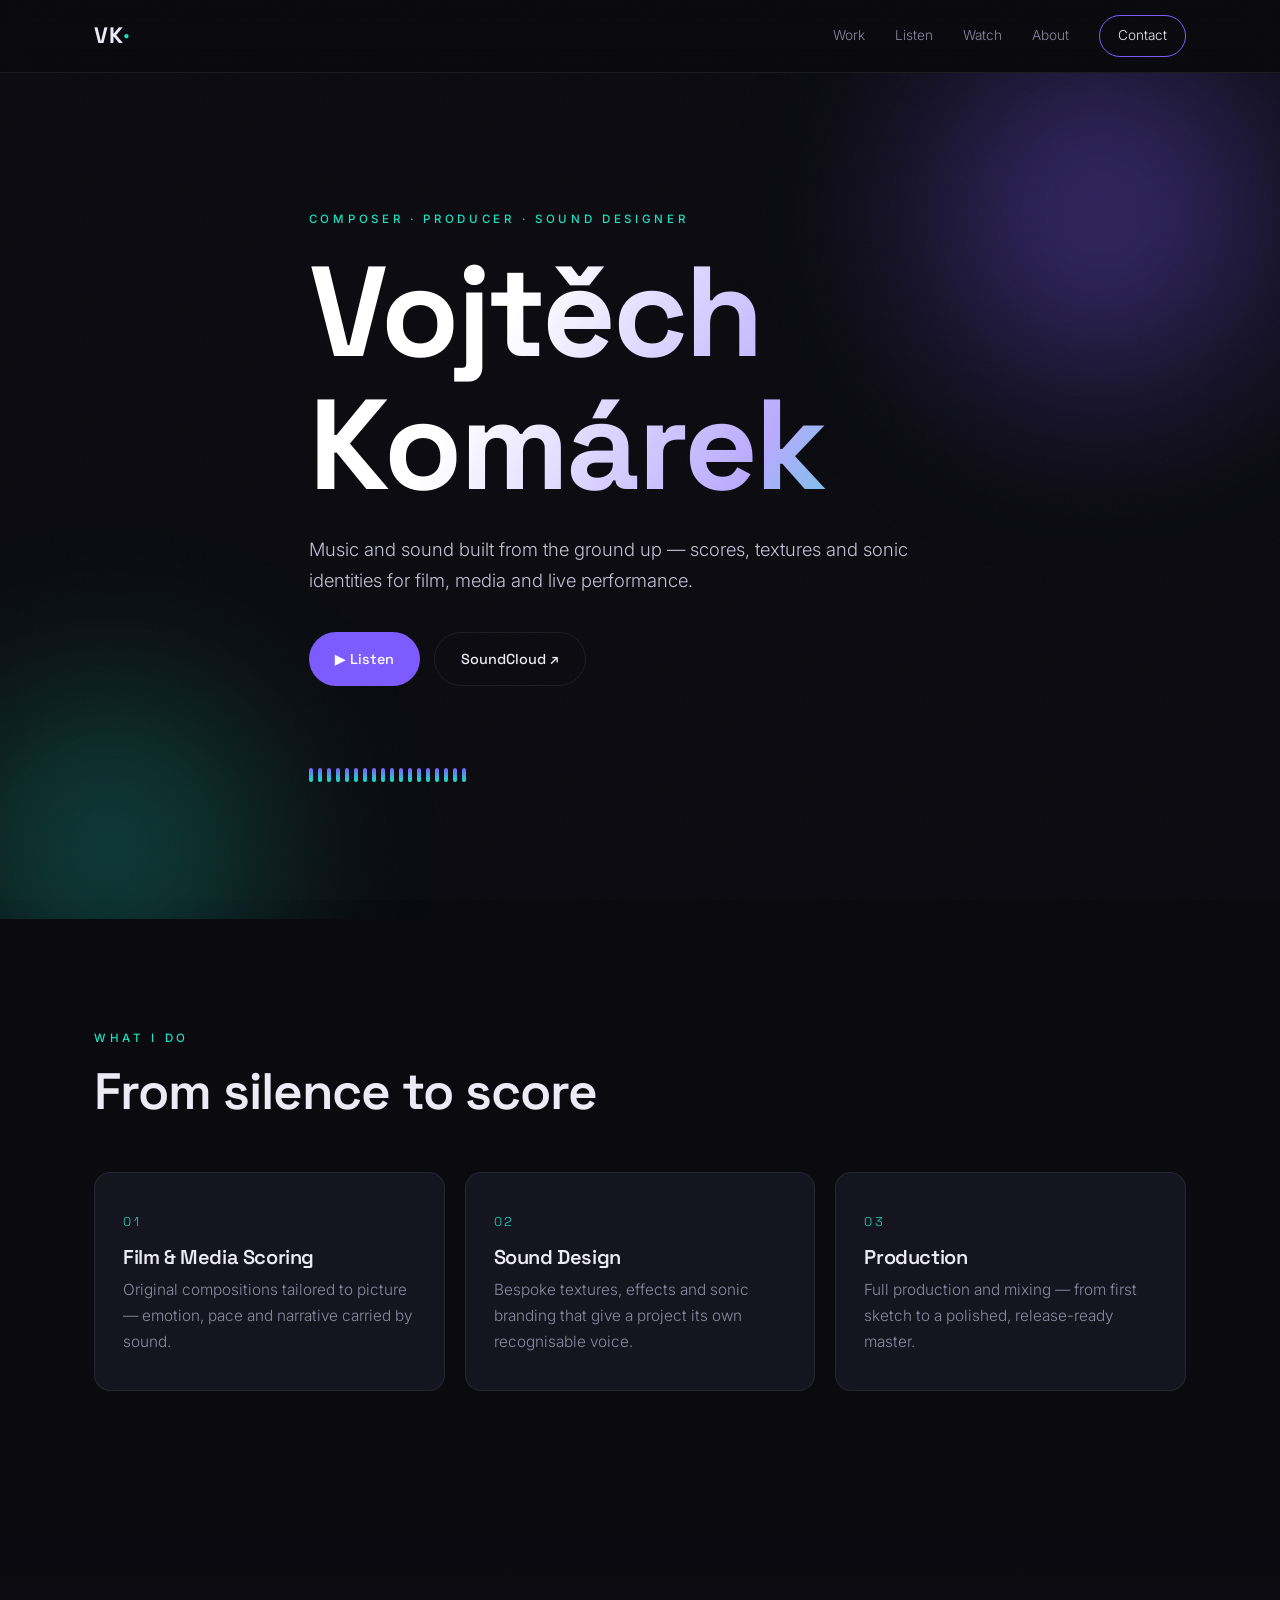
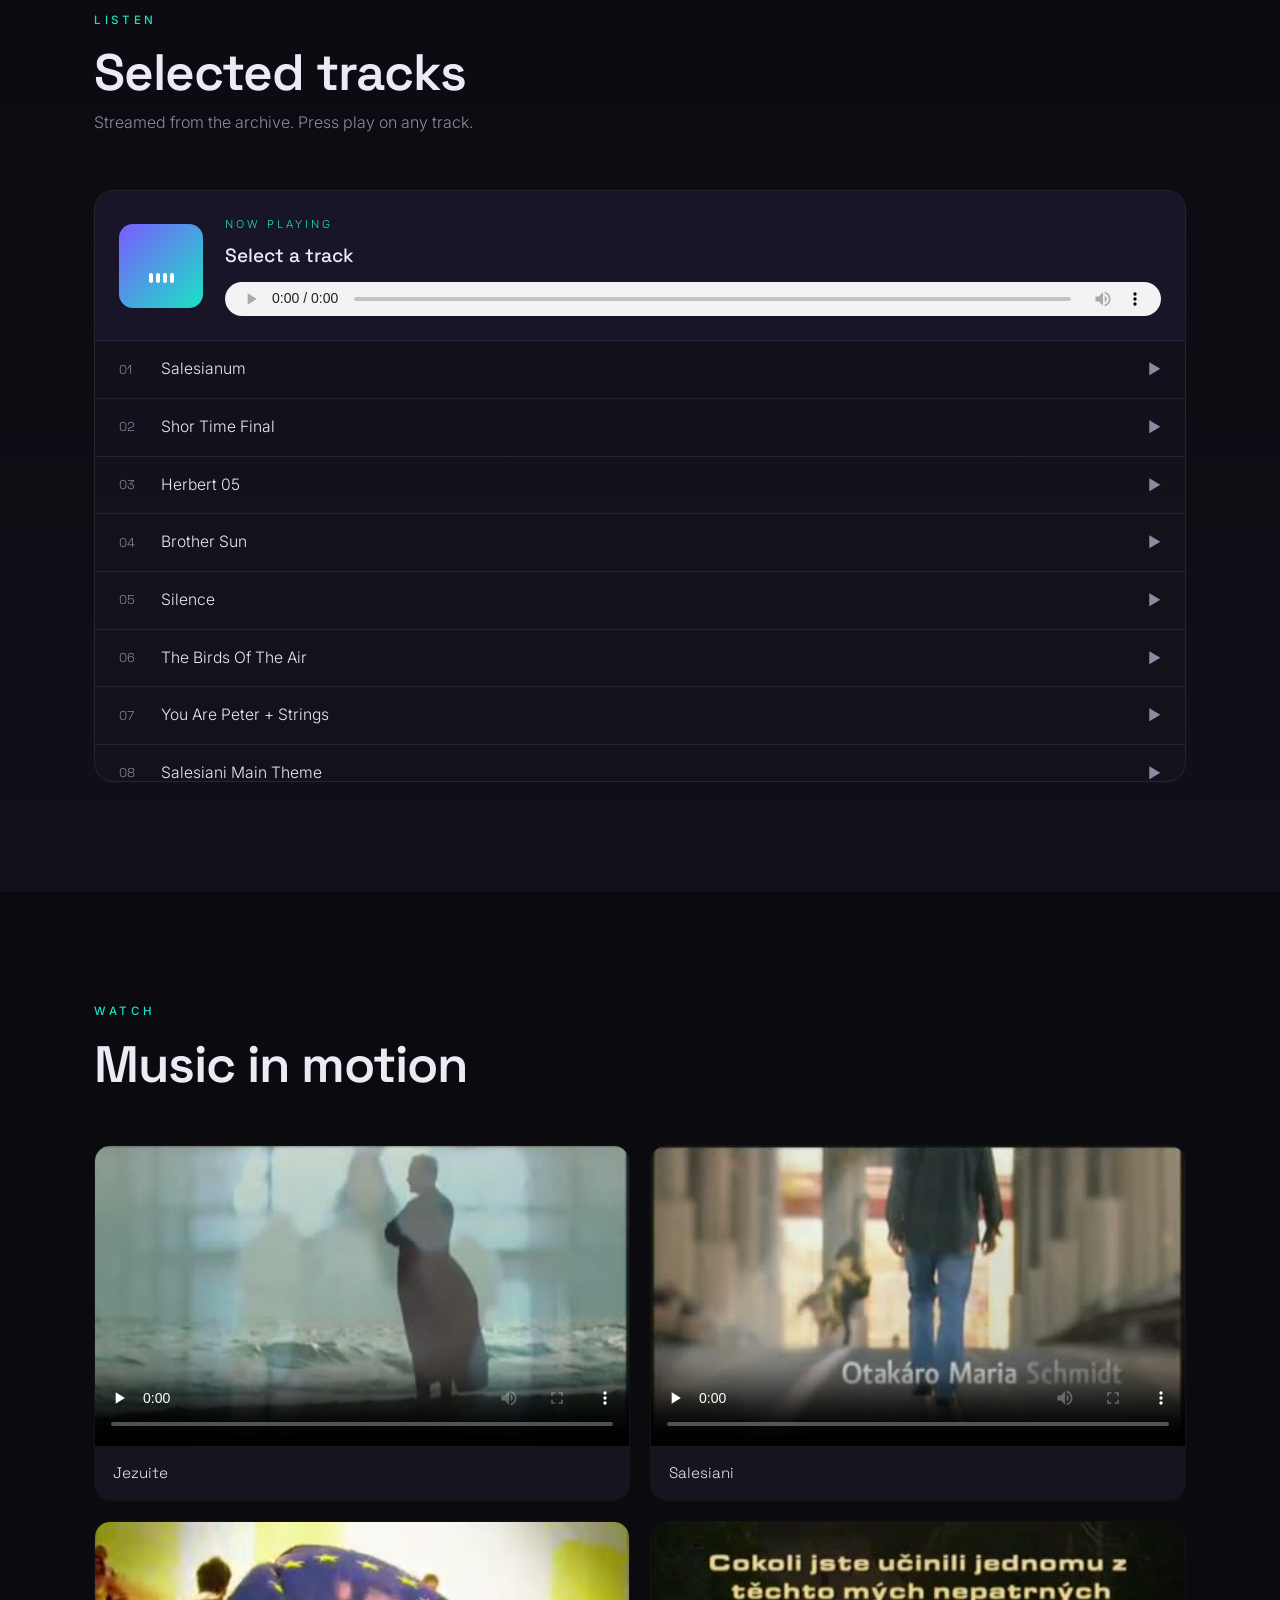
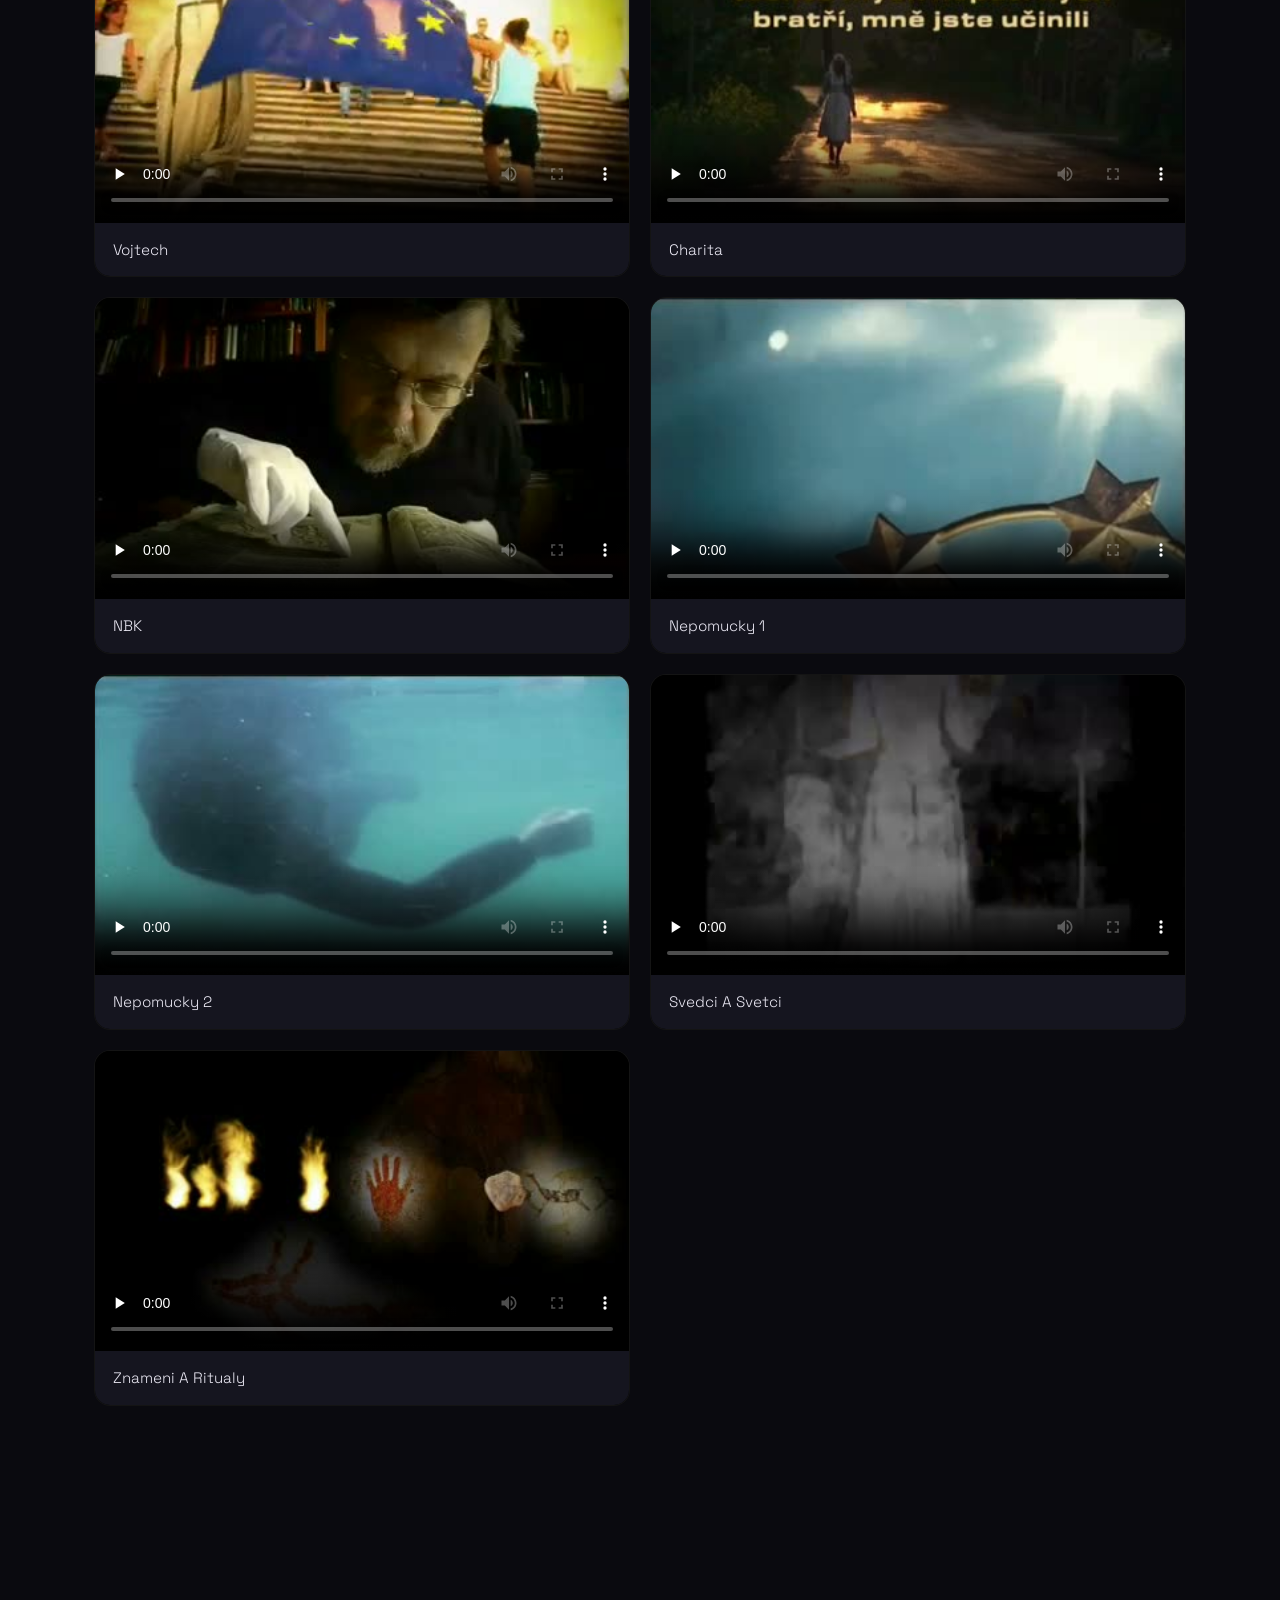
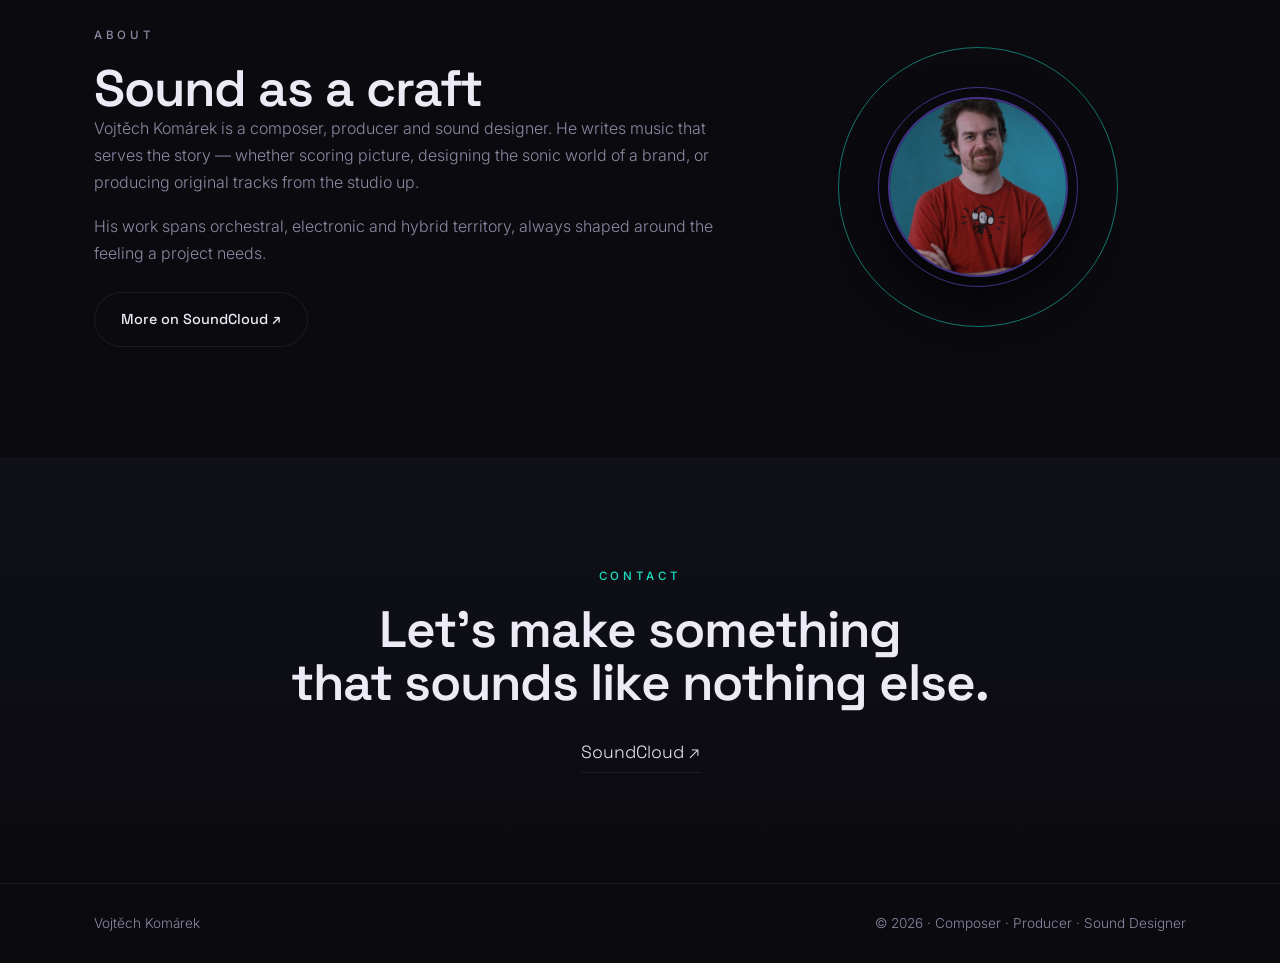
<file: index.html>
<!DOCTYPE html>
<html lang="en">
<head>
  <meta charset="utf-8">
  <meta name="viewport" content="width=device-width, initial-scale=1">
  <title>Vojtěch Komárek — Composer · Producer · Sound Designer</title>
  <meta name="description" content="Vojtěch Komárek — composer, producer and sound designer. Original music for film, media and live projects. Listen to selected tracks and watch featured work.">
  <meta name="author" content="Vojtěch Komárek">
  <meta name="robots" content="index, follow">
  <link rel="canonical" href="https://www.vkomarek.com/">
  <meta name="theme-color" content="#0a0a0f">

  <meta property="og:type" content="website">
  <meta property="og:site_name" content="Vojtěch Komárek">
  <meta property="og:title" content="Vojtěch Komárek — Composer · Producer · Sound Designer">
  <meta property="og:description" content="Original music for film, media and live projects.">
  <meta property="og:url" content="https://www.vkomarek.com/">
  <meta property="og:image" content="https://www.vkomarek.com/assets/img/og.jpg">
  <meta name="twitter:card" content="summary_large_image">

  <link rel="icon" href="assets/img/favicon.svg" type="image/svg+xml">
  <link rel="preconnect" href="https://fonts.googleapis.com">
  <link rel="preconnect" href="https://fonts.gstatic.com" crossorigin>
  <link href="https://fonts.googleapis.com/css2?family=Space+Grotesk:wght@400;500;600;700&family=Inter:wght@300;400;500&display=swap" rel="stylesheet">
  <link rel="stylesheet" href="style.css">

  <script type="application/ld+json">
  {
    "@context": "https://schema.org",
    "@type": "MusicGroup",
    "name": "Vojtěch Komárek",
    "description": "Composer, producer and sound designer.",
    "url": "https://www.vkomarek.com/",
    "genre": ["Soundtrack","Electronic","Contemporary"],
    "sameAs": ["https://soundcloud.com/vkomarek"],
    "member": { "@type": "Person", "name": "Vojtěch Komárek", "jobTitle": "Composer, Producer, Sound Designer" }
  }
  </script>
</head>
<body>
  <div class="grain" aria-hidden="true"></div>
  <header class="nav" id="top">
    <div class="wrap nav-inner">
      <a class="brand" href="#top">VK<span>·</span></a>
      <input type="checkbox" id="navtog" class="navtog">
      <label for="navtog" class="burger"><span></span><span></span><span></span></label>
      <nav class="menu">
        <a href="#work">Work</a>
        <a href="#listen">Listen</a>
        <a href="#watch">Watch</a>
        <a href="#about">About</a>
        <a href="#contact" class="menu-cta">Contact</a>
      </nav>
    </div>
  </header>

  <section class="hero">
    <div class="orb orb-1"></div>
    <div class="orb orb-2"></div>
    <div class="wrap hero-inner">
      <p class="eyebrow">Composer · Producer · Sound Designer</p>
      <h1>Vojtěch<br>Komárek</h1>
      <p class="lead">Music and sound built from the ground up — scores, textures and sonic identities for film, media and live performance.</p>
      <div class="hero-cta">
        <a class="btn" href="#listen">▶ Listen</a>
        <a class="btn btn-ghost" href="https://soundcloud.com/vkomarek" target="_blank" rel="noopener">SoundCloud ↗</a>
      </div>
      <div class="wavebar" aria-hidden="true">
        <span></span><span></span><span></span><span></span><span></span><span></span><span></span><span></span><span></span><span></span><span></span><span></span><span></span><span></span><span></span><span></span><span></span><span></span>
      </div>
    </div>
  </section>

  <main>
    <section id="work" class="section work">
      <div class="wrap">
        <div class="section-head">
          <p class="eyebrow">What I do</p>
          <h2>From silence to score</h2>
        </div>
        <div class="cards">
          <article class="card"><span class="cnum">01</span><h3>Film &amp; Media Scoring</h3><p>Original compositions tailored to picture — emotion, pace and narrative carried by sound.</p></article>
          <article class="card"><span class="cnum">02</span><h3>Sound Design</h3><p>Bespoke textures, effects and sonic branding that give a project its own recognisable voice.</p></article>
          <article class="card"><span class="cnum">03</span><h3>Production</h3><p>Full production and mixing — from first sketch to a polished, release-ready master.</p></article>
        </div>
      </div>
    </section>

    <section id="listen" class="section listen">
      <div class="wrap">
        <div class="section-head">
          <p class="eyebrow">Listen</p>
          <h2>Selected tracks</h2>
          <p class="section-note">Streamed from the archive. Press play on any track.</p>
        </div>
        <div class="player">
          <div class="np">
            <div class="np-art" id="npArt"><span class="np-eq"><i></i><i></i><i></i><i></i></span></div>
            <div class="np-meta">
              <span class="np-label">Now playing</span>
              <strong id="npTitle">Select a track</strong>
              <audio id="audio" controls preload="none"></audio>
            </div>
          </div>
          <ol class="tracklist" id="tracklist">
            <li class="track" data-src="https://github.com/ondrejbartas/vkomarek.com/releases/download/media/track-01.mp3" data-title="Salesianum"><span class="track-i">01</span><span class="track-title">Salesianum</span><span class="track-play">▶</span></li>
            <li class="track" data-src="https://github.com/ondrejbartas/vkomarek.com/releases/download/media/track-02.mp3" data-title="Shor Time Final"><span class="track-i">02</span><span class="track-title">Shor Time Final</span><span class="track-play">▶</span></li>
            <li class="track" data-src="https://github.com/ondrejbartas/vkomarek.com/releases/download/media/track-03.mp3" data-title="Herbert 05"><span class="track-i">03</span><span class="track-title">Herbert 05</span><span class="track-play">▶</span></li>
            <li class="track" data-src="https://github.com/ondrejbartas/vkomarek.com/releases/download/media/track-04.mp3" data-title="Brother Sun"><span class="track-i">04</span><span class="track-title">Brother Sun</span><span class="track-play">▶</span></li>
            <li class="track" data-src="https://github.com/ondrejbartas/vkomarek.com/releases/download/media/track-05.mp3" data-title="Silence"><span class="track-i">05</span><span class="track-title">Silence</span><span class="track-play">▶</span></li>
            <li class="track" data-src="https://github.com/ondrejbartas/vkomarek.com/releases/download/media/track-06.mp3" data-title="The Birds Of The Air"><span class="track-i">06</span><span class="track-title">The Birds Of The Air</span><span class="track-play">▶</span></li>
            <li class="track" data-src="https://github.com/ondrejbartas/vkomarek.com/releases/download/media/track-07.mp3" data-title="You Are Peter + Strings"><span class="track-i">07</span><span class="track-title">You Are Peter + Strings</span><span class="track-play">▶</span></li>
            <li class="track" data-src="https://github.com/ondrejbartas/vkomarek.com/releases/download/media/track-08.mp3" data-title="Salesiani Main Theme"><span class="track-i">08</span><span class="track-title">Salesiani Main Theme</span><span class="track-play">▶</span></li>
            <li class="track" data-src="https://github.com/ondrejbartas/vkomarek.com/releases/download/media/track-09.mp3" data-title="Fracis's Childhood Final"><span class="track-i">09</span><span class="track-title">Fracis's Childhood Final</span><span class="track-play">▶</span></li>
            <li class="track" data-src="https://github.com/ondrejbartas/vkomarek.com/releases/download/media/track-10.mp3" data-title="Israel Theme"><span class="track-i">10</span><span class="track-title">Israel Theme</span><span class="track-play">▶</span></li>
            <li class="track" data-src="https://github.com/ondrejbartas/vkomarek.com/releases/download/media/track-11.mp3" data-title="No Future"><span class="track-i">11</span><span class="track-title">No Future</span><span class="track-play">▶</span></li>
            <li class="track" data-src="https://github.com/ondrejbartas/vkomarek.com/releases/download/media/track-12.mp3" data-title="Mineral"><span class="track-i">12</span><span class="track-title">Mineral</span><span class="track-play">▶</span></li>
            <li class="track" data-src="https://github.com/ondrejbartas/vkomarek.com/releases/download/media/track-13.mp3" data-title="High Mountains"><span class="track-i">13</span><span class="track-title">High Mountains</span><span class="track-play">▶</span></li>
            <li class="track" data-src="https://github.com/ondrejbartas/vkomarek.com/releases/download/media/track-14.mp3" data-title="Herbert Box"><span class="track-i">14</span><span class="track-title">Herbert Box</span><span class="track-play">▶</span></li>
            <li class="track" data-src="https://github.com/ondrejbartas/vkomarek.com/releases/download/media/track-15.mp3" data-title="Herbert Main Theme"><span class="track-i">15</span><span class="track-title">Herbert Main Theme</span><span class="track-play">▶</span></li>
            <li class="track" data-src="https://github.com/ondrejbartas/vkomarek.com/releases/download/media/track-16.mp3" data-title="Jezuite Main Theme"><span class="track-i">16</span><span class="track-title">Jezuite Main Theme</span><span class="track-play">▶</span></li>
            <li class="track" data-src="https://github.com/ondrejbartas/vkomarek.com/releases/download/media/track-17.mp3" data-title="Pokrok Theme 2ver"><span class="track-i">17</span><span class="track-title">Pokrok Theme 2ver</span><span class="track-play">▶</span></li>
            <li class="track" data-src="https://github.com/ondrejbartas/vkomarek.com/releases/download/media/track-18.mp3" data-title="Blue Sky"><span class="track-i">18</span><span class="track-title">Blue Sky</span><span class="track-play">▶</span></li>
            <li class="track" data-src="https://github.com/ondrejbartas/vkomarek.com/releases/download/media/track-19.mp3" data-title="Dream M"><span class="track-i">19</span><span class="track-title">Dream M</span><span class="track-play">▶</span></li>
            <li class="track" data-src="https://github.com/ondrejbartas/vkomarek.com/releases/download/media/track-20.mp3" data-title="Fail"><span class="track-i">20</span><span class="track-title">Fail</span><span class="track-play">▶</span></li>
            <li class="track" data-src="https://github.com/ondrejbartas/vkomarek.com/releases/download/media/track-21.mp3" data-title="K-power Demo"><span class="track-i">21</span><span class="track-title">K-power Demo</span><span class="track-play">▶</span></li>
            <li class="track" data-src="https://github.com/ondrejbartas/vkomarek.com/releases/download/media/track-22.mp3" data-title="Charita Crystal"><span class="track-i">22</span><span class="track-title">Charita Crystal</span><span class="track-play">▶</span></li>
            <li class="track" data-src="https://github.com/ondrejbartas/vkomarek.com/releases/download/media/track-23.mp3" data-title="Charita 2nd Theme"><span class="track-i">23</span><span class="track-title">Charita 2nd Theme</span><span class="track-play">▶</span></li>
            <li class="track" data-src="https://github.com/ondrejbartas/vkomarek.com/releases/download/media/track-24.mp3" data-title="Charita Main Theme"><span class="track-i">24</span><span class="track-title">Charita Main Theme</span><span class="track-play">▶</span></li>
            <li class="track" data-src="https://github.com/ondrejbartas/vkomarek.com/releases/download/media/track-25.mp3" data-title="Easy"><span class="track-i">25</span><span class="track-title">Easy</span><span class="track-play">▶</span></li>
            <li class="track" data-src="https://github.com/ondrejbartas/vkomarek.com/releases/download/media/track-26.mp3" data-title="Faraway"><span class="track-i">26</span><span class="track-title">Faraway</span><span class="track-play">▶</span></li>
            <li class="track" data-src="https://github.com/ondrejbartas/vkomarek.com/releases/download/media/track-27.mp3" data-title="You Are Peter House"><span class="track-i">27</span><span class="track-title">You Are Peter House</span><span class="track-play">▶</span></li>
            <li class="track" data-src="https://github.com/ondrejbartas/vkomarek.com/releases/download/media/track-28.mp3" data-title="Herbert Atmo"><span class="track-i">28</span><span class="track-title">Herbert Atmo</span><span class="track-play">▶</span></li>
            <li class="track" data-src="https://github.com/ondrejbartas/vkomarek.com/releases/download/media/track-29.mp3" data-title="Herbert Chimes"><span class="track-i">29</span><span class="track-title">Herbert Chimes</span><span class="track-play">▶</span></li>
            <li class="track" data-src="https://github.com/ondrejbartas/vkomarek.com/releases/download/media/track-30.mp3" data-title="Herbert Flute Theme"><span class="track-i">30</span><span class="track-title">Herbert Flute Theme</span><span class="track-play">▶</span></li>
            <li class="track" data-src="https://github.com/ondrejbartas/vkomarek.com/releases/download/media/track-31.mp3" data-title="Marimba Lounge"><span class="track-i">31</span><span class="track-title">Marimba Lounge</span><span class="track-play">▶</span></li>
            <li class="track" data-src="https://github.com/ondrejbartas/vkomarek.com/releases/download/media/track-32.mp3" data-title="Piano Drops"><span class="track-i">32</span><span class="track-title">Piano Drops</span><span class="track-play">▶</span></li>
            <li class="track" data-src="https://github.com/ondrejbartas/vkomarek.com/releases/download/media/track-33.mp3" data-title="Place I Heaven"><span class="track-i">33</span><span class="track-title">Place I Heaven</span><span class="track-play">▶</span></li>
            <li class="track" data-src="https://github.com/ondrejbartas/vkomarek.com/releases/download/media/track-34.mp3" data-title="Ritual - Nerealizovana Znelka TV Poradu"><span class="track-i">34</span><span class="track-title">Ritual - Nerealizovana Znelka TV Poradu</span><span class="track-play">▶</span></li>
            <li class="track" data-src="https://github.com/ondrejbartas/vkomarek.com/releases/download/media/track-35.mp3" data-title="Salesiani 08 Atmo"><span class="track-i">35</span><span class="track-title">Salesiani 08 Atmo</span><span class="track-play">▶</span></li>
            <li class="track" data-src="https://github.com/ondrejbartas/vkomarek.com/releases/download/media/track-36.mp3" data-title="The Day After"><span class="track-i">36</span><span class="track-title">The Day After</span><span class="track-play">▶</span></li>
            <li class="track" data-src="https://github.com/ondrejbartas/vkomarek.com/releases/download/media/track-37.mp3" data-title="Upsilon Code"><span class="track-i">37</span><span class="track-title">Upsilon Code</span><span class="track-play">▶</span></li>
            <li class="track" data-src="https://github.com/ondrejbartas/vkomarek.com/releases/download/media/track-38.mp3" data-title="Upsilon Code"><span class="track-i">38</span><span class="track-title">Upsilon Code</span><span class="track-play">▶</span></li>
            <li class="track" data-src="https://github.com/ondrejbartas/vkomarek.com/releases/download/media/track-39.mp3" data-title="Hula Hoop Party"><span class="track-i">39</span><span class="track-title">Hula Hoop Party</span><span class="track-play">▶</span></li>
            <li class="track" data-src="https://github.com/ondrejbartas/vkomarek.com/releases/download/media/track-40.mp3" data-title="Dancing In The Forrest"><span class="track-i">40</span><span class="track-title">Dancing In The Forrest</span><span class="track-play">▶</span></li>
            <li class="track" data-src="https://github.com/ondrejbartas/vkomarek.com/releases/download/media/track-41.mp3" data-title="Desert Theme"><span class="track-i">41</span><span class="track-title">Desert Theme</span><span class="track-play">▶</span></li>
            <li class="track" data-src="https://github.com/ondrejbartas/vkomarek.com/releases/download/media/track-42.mp3" data-title="Free Power"><span class="track-i">42</span><span class="track-title">Free Power</span><span class="track-play">▶</span></li>
            <li class="track" data-src="https://github.com/ondrejbartas/vkomarek.com/releases/download/media/track-43.mp3" data-title="Gabriel's Flute - No Flute"><span class="track-i">43</span><span class="track-title">Gabriel's Flute - No Flute</span><span class="track-play">▶</span></li>
            <li class="track" data-src="https://github.com/ondrejbartas/vkomarek.com/releases/download/media/track-44.mp3" data-title="Green Bow"><span class="track-i">44</span><span class="track-title">Green Bow</span><span class="track-play">▶</span></li>
            <li class="track" data-src="https://github.com/ondrejbartas/vkomarek.com/releases/download/media/track-45.mp3" data-title="Kyrie Eleison"><span class="track-i">45</span><span class="track-title">Kyrie Eleison</span><span class="track-play">▶</span></li>
            <li class="track" data-src="https://github.com/ondrejbartas/vkomarek.com/releases/download/media/track-46.mp3" data-title="Orange Flow"><span class="track-i">46</span><span class="track-title">Orange Flow</span><span class="track-play">▶</span></li>
          </ol>
        </div>
      </div>
    </section>

    <section id="watch" class="section watch">
      <div class="wrap">
        <div class="section-head">
          <p class="eyebrow">Watch</p>
          <h2>Music in motion</h2>
        </div>
        <div class="videos" id="videos">
          <figure class="video"><video controls preload="none" playsinline poster="assets/img/posters/video-01.jpg" width="402" height="226"><source src="https://github.com/ondrejbartas/vkomarek.com/releases/download/media/video-01.mp4" type="video/mp4"></video><figcaption>Jezuite</figcaption></figure>
          <figure class="video"><video controls preload="none" playsinline poster="assets/img/posters/video-02.jpg" width="402" height="226"><source src="https://github.com/ondrejbartas/vkomarek.com/releases/download/media/video-02.mp4" type="video/mp4"></video><figcaption>Salesiani</figcaption></figure>
          <figure class="video"><video controls preload="none" playsinline poster="assets/img/posters/video-03.jpg" width="402" height="226"><source src="https://github.com/ondrejbartas/vkomarek.com/releases/download/media/video-03.mp4" type="video/mp4"></video><figcaption>Vojtech</figcaption></figure>
          <figure class="video"><video controls preload="none" playsinline poster="assets/img/posters/video-04.jpg" width="402" height="226"><source src="https://github.com/ondrejbartas/vkomarek.com/releases/download/media/video-04.mp4" type="video/mp4"></video><figcaption>Charita</figcaption></figure>
          <figure class="video"><video controls preload="none" playsinline poster="assets/img/posters/video-05.jpg" width="402" height="226"><source src="https://github.com/ondrejbartas/vkomarek.com/releases/download/media/video-05.mp4" type="video/mp4"></video><figcaption>NBK</figcaption></figure>
          <figure class="video"><video controls preload="none" playsinline poster="assets/img/posters/video-06.jpg" width="402" height="226"><source src="https://github.com/ondrejbartas/vkomarek.com/releases/download/media/video-06.mp4" type="video/mp4"></video><figcaption>Nepomucky 1</figcaption></figure>
          <figure class="video"><video controls preload="none" playsinline poster="assets/img/posters/video-07.jpg" width="402" height="226"><source src="https://github.com/ondrejbartas/vkomarek.com/releases/download/media/video-07.mp4" type="video/mp4"></video><figcaption>Nepomucky 2</figcaption></figure>
          <figure class="video"><video controls preload="none" playsinline poster="assets/img/posters/video-08.jpg" width="402" height="226"><source src="https://github.com/ondrejbartas/vkomarek.com/releases/download/media/video-08.mp4" type="video/mp4"></video><figcaption>Svedci A Svetci</figcaption></figure>
          <figure class="video"><video controls preload="none" playsinline poster="assets/img/posters/video-09.jpg" width="402" height="226"><source src="https://github.com/ondrejbartas/vkomarek.com/releases/download/media/video-09.mp4" type="video/mp4"></video><figcaption>Znameni A Ritualy</figcaption></figure>
        </div>
      </div>
    </section>

    <section id="about" class="section about">
      <div class="wrap about-grid">
        <div>
          <p class="eyebrow">About</p>
          <h2>Sound as a craft</h2>
          <p>Vojtěch Komárek is a composer, producer and sound designer. He writes music that serves the story — whether scoring picture, designing the sonic world of a brand, or producing original tracks from the studio up.</p>
          <p>His work spans orchestral, electronic and hybrid territory, always shaped around the feeling a project needs.</p>
          <a class="btn btn-ghost" href="https://soundcloud.com/vkomarek" target="_blank" rel="noopener">More on SoundCloud ↗</a>
        </div>
        <div class="about-art">
          <span class="ring"></span><span class="ring r2"></span>
          <img class="portrait" src="assets/img/photo-07.jpg" alt="Vojtěch Komárek" width="854" height="1280" loading="lazy">
        </div>
      </div>
    </section>

    <section id="contact" class="section contact">
      <div class="wrap contact-inner">
        <p class="eyebrow">Contact</p>
        <h2>Let's make something<br>that sounds like nothing else.</h2>
        <div class="contact-links">
          <a href="https://soundcloud.com/vkomarek" target="_blank" rel="noopener">SoundCloud ↗</a>
        </div>
      </div>
    </section>
  </main>

  <footer class="footer">
    <div class="wrap footer-inner">
      <span>Vojtěch Komárek</span>
      <span>© <span id="yr"></span> · Composer · Producer · Sound Designer</span>
    </div>
  </footer>

  <script src="script.js"></script>
</body>
</html>
</file>
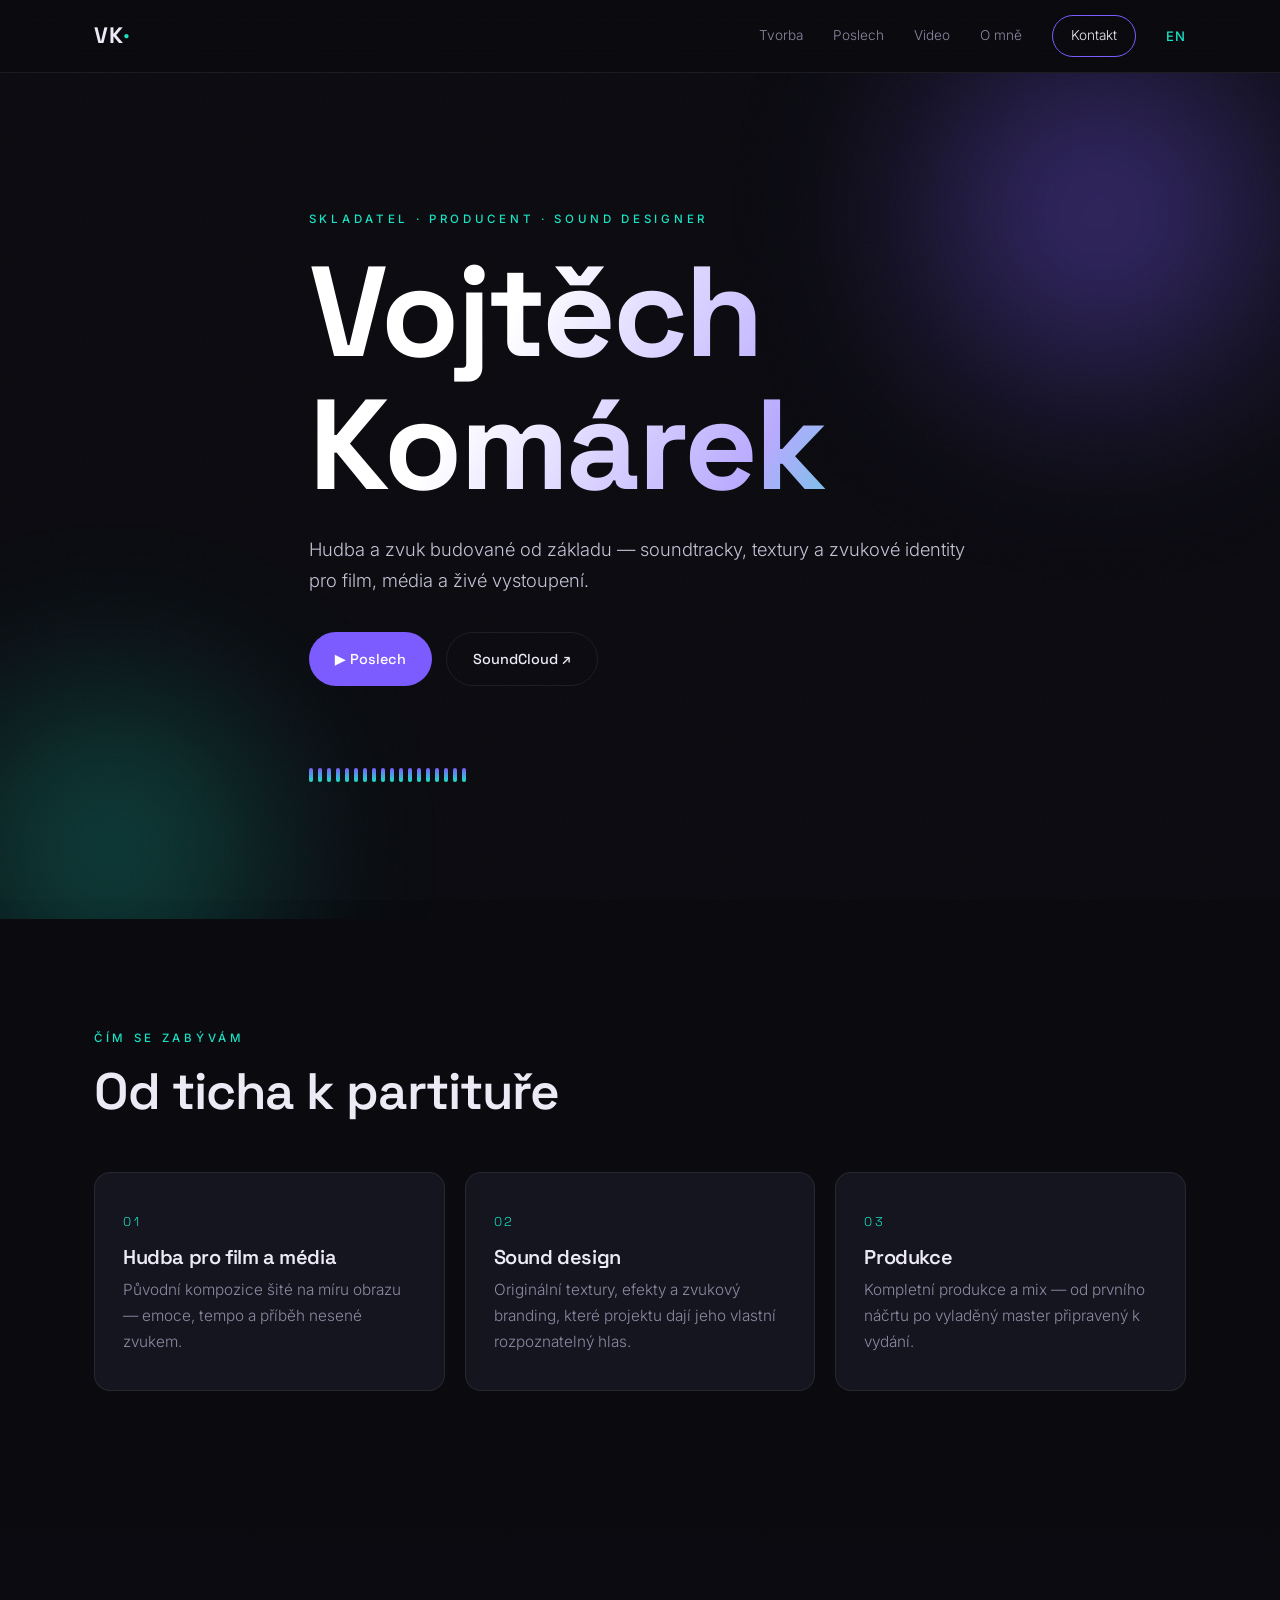
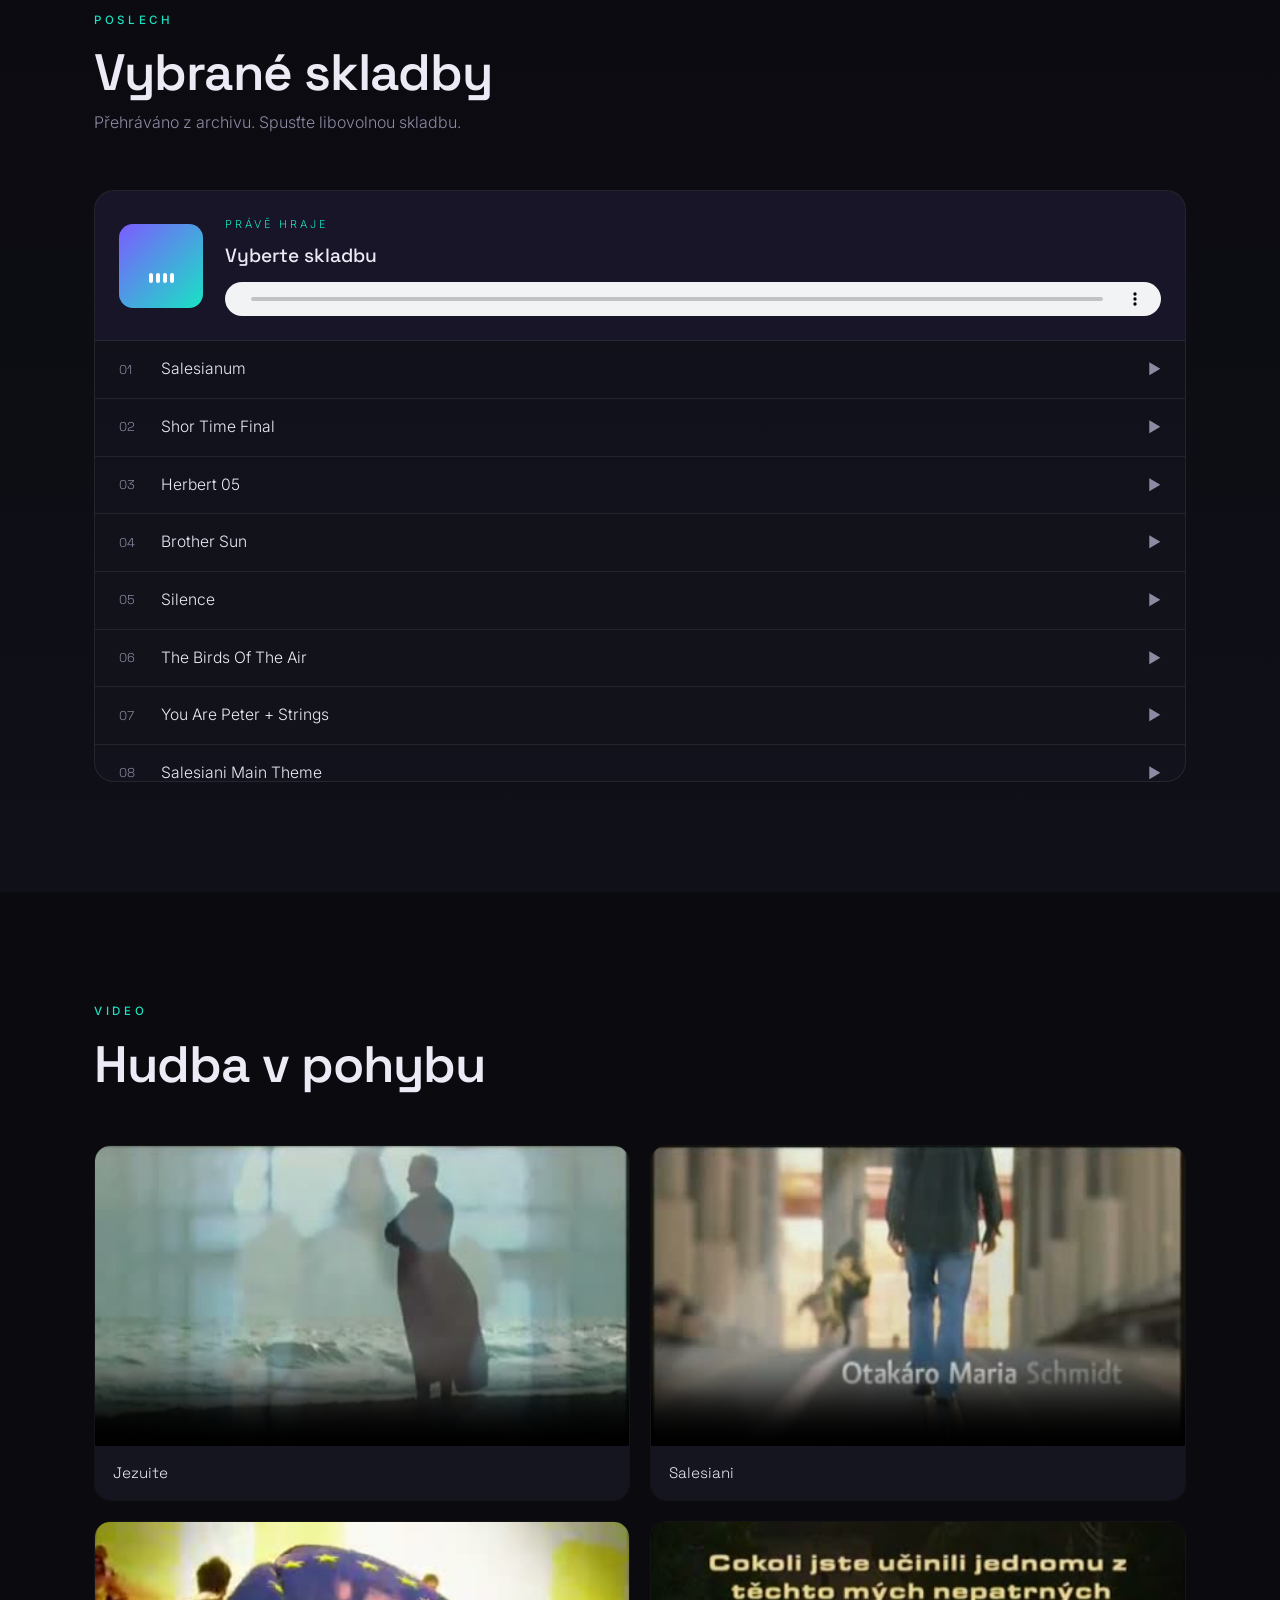
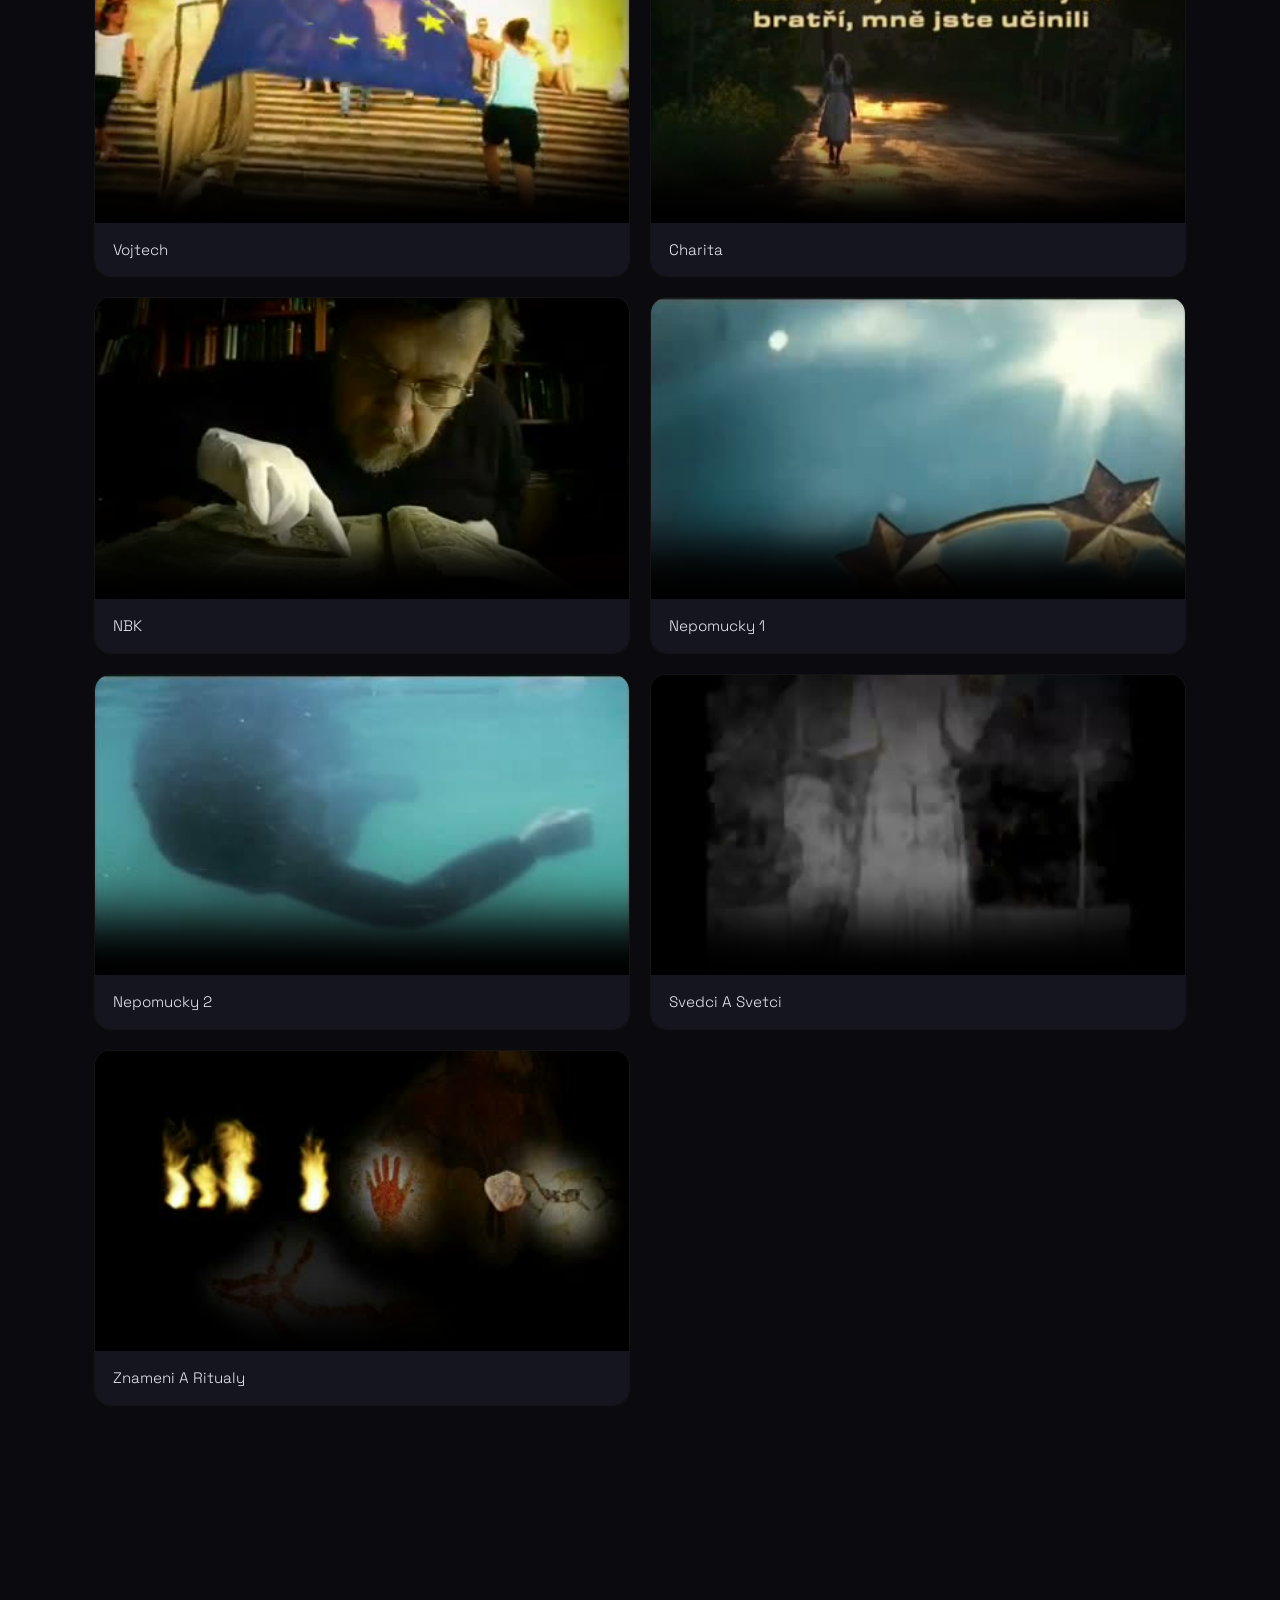
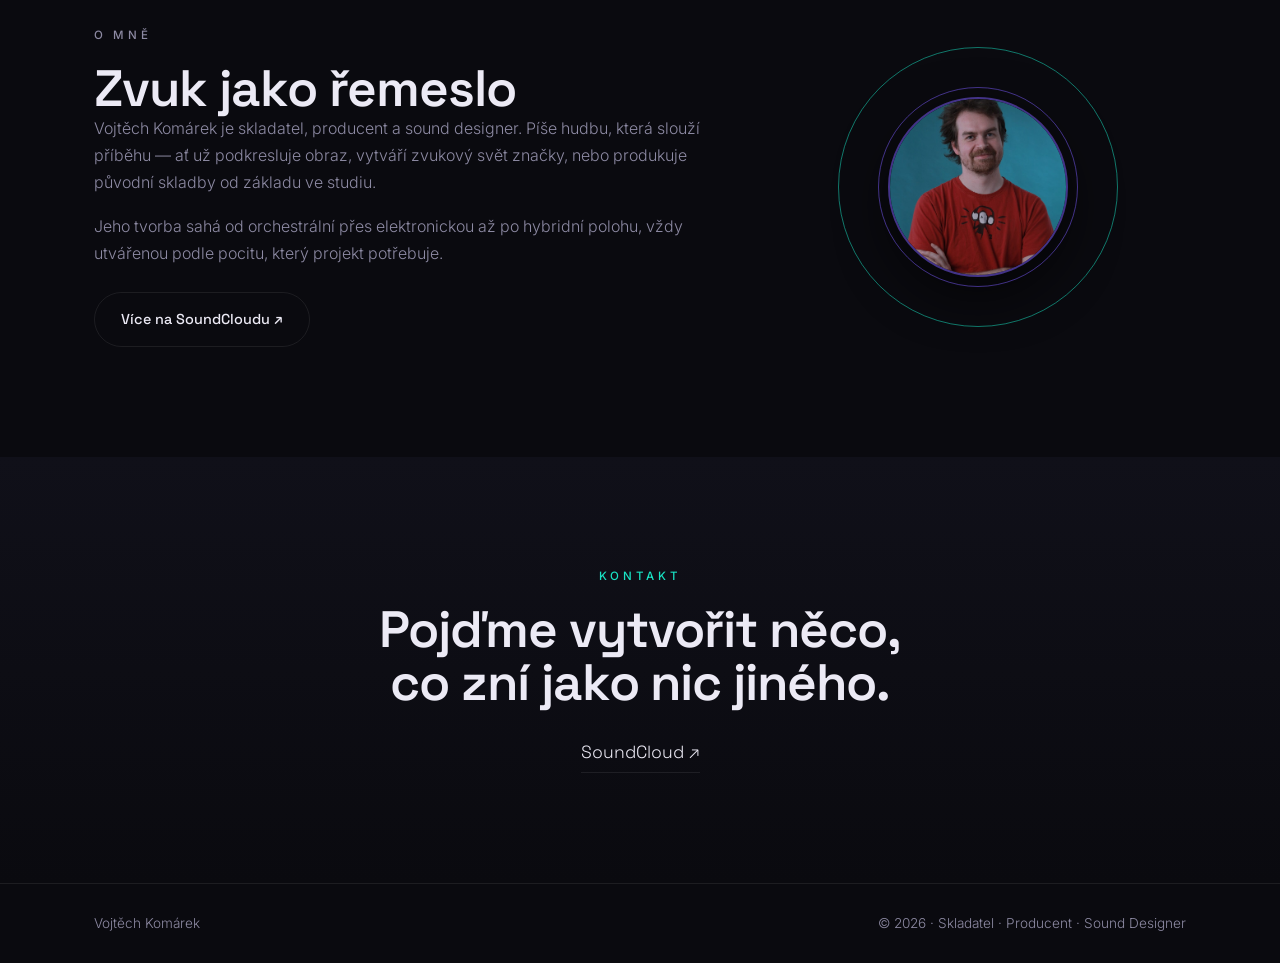
<file: cz.html>
<!DOCTYPE html>
<html lang="cs">
<head>
  <meta charset="utf-8">
  <meta name="viewport" content="width=device-width, initial-scale=1">
  <title>Vojtěch Komárek — skladatel · producent · sound designer</title>
  <meta name="description" content="Vojtěch Komárek — skladatel, producent a sound designer. Původní hudba pro film, média a živé projekty. Poslechněte si vybrané skladby a podívejte se na ukázky tvorby.">
  <meta name="author" content="Vojtěch Komárek">
  <meta name="robots" content="index, follow">
  <link rel="canonical" href="https://www.vkomarek.com/cz.html">
  <link rel="alternate" hreflang="en" href="https://www.vkomarek.com/">
  <link rel="alternate" hreflang="cs" href="https://www.vkomarek.com/cz.html">
  <link rel="alternate" hreflang="x-default" href="https://www.vkomarek.com/">
  <meta name="theme-color" content="#0a0a0f">

  <meta property="og:type" content="website">
  <meta property="og:site_name" content="Vojtěch Komárek">
  <meta property="og:title" content="Vojtěch Komárek — skladatel · producent · sound designer">
  <meta property="og:description" content="Původní hudba pro film, média a živé projekty.">
  <meta property="og:url" content="https://www.vkomarek.com/cz.html">
  <meta property="og:image" content="https://www.vkomarek.com/assets/img/og.jpg">
  <meta name="twitter:card" content="summary_large_image">

  <link rel="icon" href="assets/img/favicon.svg" type="image/svg+xml">
  <link rel="preconnect" href="https://fonts.googleapis.com">
  <link rel="preconnect" href="https://fonts.gstatic.com" crossorigin>
  <link href="https://fonts.googleapis.com/css2?family=Space+Grotesk:wght@400;500;600;700&family=Inter:wght@300;400;500&display=swap" rel="stylesheet">
  <link rel="stylesheet" href="style.css">

  <script type="application/ld+json">
  {
    "@context": "https://schema.org",
    "@type": "MusicGroup",
    "name": "Vojtěch Komárek",
    "description": "Composer, producer and sound designer.",
    "url": "https://www.vkomarek.com/",
    "genre": ["Soundtrack","Electronic","Contemporary"],
    "sameAs": ["https://soundcloud.com/vkomarek"],
    "member": { "@type": "Person", "name": "Vojtěch Komárek", "jobTitle": "Composer, Producer, Sound Designer" }
  }
  </script>
</head>
<body>
  <div class="grain" aria-hidden="true"></div>
  <header class="nav" id="top">
    <div class="wrap nav-inner">
      <a class="brand" href="#top">VK<span>·</span></a>
      <input type="checkbox" id="navtog" class="navtog">
      <label for="navtog" class="burger"><span></span><span></span><span></span></label>
      <nav class="menu">
        <a href="#work">Tvorba</a>
        <a href="#listen">Poslech</a>
        <a href="#watch">Video</a>
        <a href="#about">O mně</a>
        <a href="#contact" class="menu-cta">Kontakt</a>
        <a class="lang" href="index.html" hreflang="en">EN</a>
      </nav>
    </div>
  </header>

  <section class="hero">
    <div class="orb orb-1"></div>
    <div class="orb orb-2"></div>
    <div class="wrap hero-inner">
      <p class="eyebrow">Skladatel · Producent · Sound Designer</p>
      <h1>Vojtěch<br>Komárek</h1>
      <p class="lead">Hudba a zvuk budované od základu — soundtracky, textury a zvukové identity pro film, média a živé vystoupení.</p>
      <div class="hero-cta">
        <a class="btn" href="#listen">▶ Poslech</a>
        <a class="btn btn-ghost" href="https://soundcloud.com/vkomarek" target="_blank" rel="noopener">SoundCloud ↗</a>
      </div>
      <div class="wavebar" aria-hidden="true">
        <span></span><span></span><span></span><span></span><span></span><span></span><span></span><span></span><span></span><span></span><span></span><span></span><span></span><span></span><span></span><span></span><span></span><span></span>
      </div>
    </div>
  </section>

  <main>
    <section id="work" class="section work">
      <div class="wrap">
        <div class="section-head">
          <p class="eyebrow">Čím se zabývám</p>
          <h2>Od ticha k partituře</h2>
        </div>
        <div class="cards">
          <article class="card"><span class="cnum">01</span><h3>Hudba pro film a média</h3><p>Původní kompozice šité na míru obrazu — emoce, tempo a příběh nesené zvukem.</p></article>
          <article class="card"><span class="cnum">02</span><h3>Sound design</h3><p>Originální textury, efekty a zvukový branding, které projektu dají jeho vlastní rozpoznatelný hlas.</p></article>
          <article class="card"><span class="cnum">03</span><h3>Produkce</h3><p>Kompletní produkce a mix — od prvního náčrtu po vyladěný master připravený k vydání.</p></article>
        </div>
      </div>
    </section>

    <section id="listen" class="section listen">
      <div class="wrap">
        <div class="section-head">
          <p class="eyebrow">Poslech</p>
          <h2>Vybrané skladby</h2>
          <p class="section-note">Přehráváno z archivu. Spusťte libovolnou skladbu.</p>
        </div>
        <div class="player">
          <div class="np">
            <div class="np-art" id="npArt"><span class="np-eq"><i></i><i></i><i></i><i></i></span></div>
            <div class="np-meta">
              <span class="np-label">Právě hraje</span>
              <strong id="npTitle">Vyberte skladbu</strong>
              <audio id="audio" controls preload="none"></audio>
            </div>
          </div>
          <ol class="tracklist" id="tracklist">
            <li class="track" data-src="assets/audio/track-01.mp3" data-title="Salesianum"><span class="track-i">01</span><span class="track-title">Salesianum</span><span class="track-play">▶</span></li>
            <li class="track" data-src="assets/audio/track-02.mp3" data-title="Shor Time Final"><span class="track-i">02</span><span class="track-title">Shor Time Final</span><span class="track-play">▶</span></li>
            <li class="track" data-src="assets/audio/track-03.mp3" data-title="Herbert 05"><span class="track-i">03</span><span class="track-title">Herbert 05</span><span class="track-play">▶</span></li>
            <li class="track" data-src="assets/audio/track-04.mp3" data-title="Brother Sun"><span class="track-i">04</span><span class="track-title">Brother Sun</span><span class="track-play">▶</span></li>
            <li class="track" data-src="assets/audio/track-05.mp3" data-title="Silence"><span class="track-i">05</span><span class="track-title">Silence</span><span class="track-play">▶</span></li>
            <li class="track" data-src="assets/audio/track-06.mp3" data-title="The Birds Of The Air"><span class="track-i">06</span><span class="track-title">The Birds Of The Air</span><span class="track-play">▶</span></li>
            <li class="track" data-src="assets/audio/track-07.mp3" data-title="You Are Peter + Strings"><span class="track-i">07</span><span class="track-title">You Are Peter + Strings</span><span class="track-play">▶</span></li>
            <li class="track" data-src="assets/audio/track-08.mp3" data-title="Salesiani Main Theme"><span class="track-i">08</span><span class="track-title">Salesiani Main Theme</span><span class="track-play">▶</span></li>
            <li class="track" data-src="assets/audio/track-09.mp3" data-title="Fracis's Childhood Final"><span class="track-i">09</span><span class="track-title">Fracis's Childhood Final</span><span class="track-play">▶</span></li>
            <li class="track" data-src="assets/audio/track-10.mp3" data-title="Israel Theme"><span class="track-i">10</span><span class="track-title">Israel Theme</span><span class="track-play">▶</span></li>
            <li class="track" data-src="assets/audio/track-11.mp3" data-title="No Future"><span class="track-i">11</span><span class="track-title">No Future</span><span class="track-play">▶</span></li>
            <li class="track" data-src="assets/audio/track-12.mp3" data-title="Mineral"><span class="track-i">12</span><span class="track-title">Mineral</span><span class="track-play">▶</span></li>
            <li class="track" data-src="assets/audio/track-13.mp3" data-title="High Mountains"><span class="track-i">13</span><span class="track-title">High Mountains</span><span class="track-play">▶</span></li>
            <li class="track" data-src="assets/audio/track-14.mp3" data-title="Herbert Box"><span class="track-i">14</span><span class="track-title">Herbert Box</span><span class="track-play">▶</span></li>
            <li class="track" data-src="assets/audio/track-15.mp3" data-title="Herbert Main Theme"><span class="track-i">15</span><span class="track-title">Herbert Main Theme</span><span class="track-play">▶</span></li>
            <li class="track" data-src="assets/audio/track-16.mp3" data-title="Jezuite Main Theme"><span class="track-i">16</span><span class="track-title">Jezuite Main Theme</span><span class="track-play">▶</span></li>
            <li class="track" data-src="assets/audio/track-17.mp3" data-title="Pokrok Theme 2ver"><span class="track-i">17</span><span class="track-title">Pokrok Theme 2ver</span><span class="track-play">▶</span></li>
            <li class="track" data-src="assets/audio/track-18.mp3" data-title="Blue Sky"><span class="track-i">18</span><span class="track-title">Blue Sky</span><span class="track-play">▶</span></li>
            <li class="track" data-src="assets/audio/track-19.mp3" data-title="Dream M"><span class="track-i">19</span><span class="track-title">Dream M</span><span class="track-play">▶</span></li>
            <li class="track" data-src="assets/audio/track-20.mp3" data-title="Fail"><span class="track-i">20</span><span class="track-title">Fail</span><span class="track-play">▶</span></li>
            <li class="track" data-src="assets/audio/track-21.mp3" data-title="K-power Demo"><span class="track-i">21</span><span class="track-title">K-power Demo</span><span class="track-play">▶</span></li>
            <li class="track" data-src="assets/audio/track-22.mp3" data-title="Charita Crystal"><span class="track-i">22</span><span class="track-title">Charita Crystal</span><span class="track-play">▶</span></li>
            <li class="track" data-src="assets/audio/track-23.mp3" data-title="Charita 2nd Theme"><span class="track-i">23</span><span class="track-title">Charita 2nd Theme</span><span class="track-play">▶</span></li>
            <li class="track" data-src="assets/audio/track-24.mp3" data-title="Charita Main Theme"><span class="track-i">24</span><span class="track-title">Charita Main Theme</span><span class="track-play">▶</span></li>
            <li class="track" data-src="assets/audio/track-25.mp3" data-title="Easy"><span class="track-i">25</span><span class="track-title">Easy</span><span class="track-play">▶</span></li>
            <li class="track" data-src="assets/audio/track-26.mp3" data-title="Faraway"><span class="track-i">26</span><span class="track-title">Faraway</span><span class="track-play">▶</span></li>
            <li class="track" data-src="assets/audio/track-27.mp3" data-title="You Are Peter House"><span class="track-i">27</span><span class="track-title">You Are Peter House</span><span class="track-play">▶</span></li>
            <li class="track" data-src="assets/audio/track-28.mp3" data-title="Herbert Atmo"><span class="track-i">28</span><span class="track-title">Herbert Atmo</span><span class="track-play">▶</span></li>
            <li class="track" data-src="assets/audio/track-29.mp3" data-title="Herbert Chimes"><span class="track-i">29</span><span class="track-title">Herbert Chimes</span><span class="track-play">▶</span></li>
            <li class="track" data-src="assets/audio/track-30.mp3" data-title="Herbert Flute Theme"><span class="track-i">30</span><span class="track-title">Herbert Flute Theme</span><span class="track-play">▶</span></li>
            <li class="track" data-src="assets/audio/track-31.mp3" data-title="Marimba Lounge"><span class="track-i">31</span><span class="track-title">Marimba Lounge</span><span class="track-play">▶</span></li>
            <li class="track" data-src="assets/audio/track-32.mp3" data-title="Piano Drops"><span class="track-i">32</span><span class="track-title">Piano Drops</span><span class="track-play">▶</span></li>
            <li class="track" data-src="assets/audio/track-33.mp3" data-title="Place I Heaven"><span class="track-i">33</span><span class="track-title">Place I Heaven</span><span class="track-play">▶</span></li>
            <li class="track" data-src="assets/audio/track-34.mp3" data-title="Ritual - Nerealizovana Znelka TV Poradu"><span class="track-i">34</span><span class="track-title">Ritual - Nerealizovana Znelka TV Poradu</span><span class="track-play">▶</span></li>
            <li class="track" data-src="assets/audio/track-35.mp3" data-title="Salesiani 08 Atmo"><span class="track-i">35</span><span class="track-title">Salesiani 08 Atmo</span><span class="track-play">▶</span></li>
            <li class="track" data-src="assets/audio/track-36.mp3" data-title="The Day After"><span class="track-i">36</span><span class="track-title">The Day After</span><span class="track-play">▶</span></li>
            <li class="track" data-src="assets/audio/track-37.mp3" data-title="Upsilon Code"><span class="track-i">37</span><span class="track-title">Upsilon Code</span><span class="track-play">▶</span></li>
            <li class="track" data-src="assets/audio/track-38.mp3" data-title="Upsilon Code"><span class="track-i">38</span><span class="track-title">Upsilon Code</span><span class="track-play">▶</span></li>
            <li class="track" data-src="assets/audio/track-39.mp3" data-title="Hula Hoop Party"><span class="track-i">39</span><span class="track-title">Hula Hoop Party</span><span class="track-play">▶</span></li>
            <li class="track" data-src="assets/audio/track-40.mp3" data-title="Dancing In The Forrest"><span class="track-i">40</span><span class="track-title">Dancing In The Forrest</span><span class="track-play">▶</span></li>
            <li class="track" data-src="assets/audio/track-41.mp3" data-title="Desert Theme"><span class="track-i">41</span><span class="track-title">Desert Theme</span><span class="track-play">▶</span></li>
            <li class="track" data-src="assets/audio/track-42.mp3" data-title="Free Power"><span class="track-i">42</span><span class="track-title">Free Power</span><span class="track-play">▶</span></li>
            <li class="track" data-src="assets/audio/track-43.mp3" data-title="Gabriel's Flute - No Flute"><span class="track-i">43</span><span class="track-title">Gabriel's Flute - No Flute</span><span class="track-play">▶</span></li>
            <li class="track" data-src="assets/audio/track-44.mp3" data-title="Green Bow"><span class="track-i">44</span><span class="track-title">Green Bow</span><span class="track-play">▶</span></li>
            <li class="track" data-src="assets/audio/track-45.mp3" data-title="Kyrie Eleison"><span class="track-i">45</span><span class="track-title">Kyrie Eleison</span><span class="track-play">▶</span></li>
            <li class="track" data-src="assets/audio/track-46.mp3" data-title="Orange Flow"><span class="track-i">46</span><span class="track-title">Orange Flow</span><span class="track-play">▶</span></li>
          </ol>
        </div>
      </div>
    </section>

    <section id="watch" class="section watch">
      <div class="wrap">
        <div class="section-head">
          <p class="eyebrow">Video</p>
          <h2>Hudba v pohybu</h2>
        </div>
        <div class="videos" id="videos">
          <figure class="video"><video controls preload="none" playsinline poster="assets/img/posters/video-01.jpg" width="402" height="226"><source src="https://github.com/ondrejbartas/vkomarek.com/releases/download/media/video-01.mp4" type="video/mp4"></video><figcaption>Jezuite</figcaption></figure>
          <figure class="video"><video controls preload="none" playsinline poster="assets/img/posters/video-02.jpg" width="402" height="226"><source src="https://github.com/ondrejbartas/vkomarek.com/releases/download/media/video-02.mp4" type="video/mp4"></video><figcaption>Salesiani</figcaption></figure>
          <figure class="video"><video controls preload="none" playsinline poster="assets/img/posters/video-03.jpg" width="402" height="226"><source src="https://github.com/ondrejbartas/vkomarek.com/releases/download/media/video-03.mp4" type="video/mp4"></video><figcaption>Vojtech</figcaption></figure>
          <figure class="video"><video controls preload="none" playsinline poster="assets/img/posters/video-04.jpg" width="402" height="226"><source src="https://github.com/ondrejbartas/vkomarek.com/releases/download/media/video-04.mp4" type="video/mp4"></video><figcaption>Charita</figcaption></figure>
          <figure class="video"><video controls preload="none" playsinline poster="assets/img/posters/video-05.jpg" width="402" height="226"><source src="https://github.com/ondrejbartas/vkomarek.com/releases/download/media/video-05.mp4" type="video/mp4"></video><figcaption>NBK</figcaption></figure>
          <figure class="video"><video controls preload="none" playsinline poster="assets/img/posters/video-06.jpg" width="402" height="226"><source src="https://github.com/ondrejbartas/vkomarek.com/releases/download/media/video-06.mp4" type="video/mp4"></video><figcaption>Nepomucky 1</figcaption></figure>
          <figure class="video"><video controls preload="none" playsinline poster="assets/img/posters/video-07.jpg" width="402" height="226"><source src="https://github.com/ondrejbartas/vkomarek.com/releases/download/media/video-07.mp4" type="video/mp4"></video><figcaption>Nepomucky 2</figcaption></figure>
          <figure class="video"><video controls preload="none" playsinline poster="assets/img/posters/video-08.jpg" width="402" height="226"><source src="https://github.com/ondrejbartas/vkomarek.com/releases/download/media/video-08.mp4" type="video/mp4"></video><figcaption>Svedci A Svetci</figcaption></figure>
          <figure class="video"><video controls preload="none" playsinline poster="assets/img/posters/video-09.jpg" width="402" height="226"><source src="https://github.com/ondrejbartas/vkomarek.com/releases/download/media/video-09.mp4" type="video/mp4"></video><figcaption>Znameni A Ritualy</figcaption></figure>
        </div>
      </div>
    </section>

    <section id="about" class="section about">
      <div class="wrap about-grid">
        <div>
          <p class="eyebrow">O mně</p>
          <h2>Zvuk jako řemeslo</h2>
          <p>Vojtěch Komárek je skladatel, producent a sound designer. Píše hudbu, která slouží příběhu — ať už podkresluje obraz, vytváří zvukový svět značky, nebo produkuje původní skladby od základu ve studiu.</p>
          <p>Jeho tvorba sahá od orchestrální přes elektronickou až po hybridní polohu, vždy utvářenou podle pocitu, který projekt potřebuje.</p>
          <a class="btn btn-ghost" href="https://soundcloud.com/vkomarek" target="_blank" rel="noopener">Více na SoundCloudu ↗</a>
        </div>
        <div class="about-art">
          <span class="ring"></span><span class="ring r2"></span>
          <img class="portrait" src="assets/img/photo-07.jpg" alt="Vojtěch Komárek" width="854" height="1280" loading="lazy">
        </div>
      </div>
    </section>

    <section id="contact" class="section contact">
      <div class="wrap contact-inner">
        <p class="eyebrow">Kontakt</p>
        <h2>Pojďme vytvořit něco,<br>co zní jako nic jiného.</h2>
        <div class="contact-links">
          <a href="https://soundcloud.com/vkomarek" target="_blank" rel="noopener">SoundCloud ↗</a>
        </div>
      </div>
    </section>
  </main>

  <footer class="footer">
    <div class="wrap footer-inner">
      <span>Vojtěch Komárek</span>
      <span>© <span id="yr"></span> · Skladatel · Producent · Sound Designer</span>
    </div>
  </footer>

  <script src="script.js"></script>
</body>
</html>
</file>
<file: style.css>
:root{
  --bg:#0a0a0f;
  --bg-2:#101019;
  --panel:#15151f;
  --txt:#eceaf5;
  --muted:#8d8aa3;
  --accent:#7c5cff;
  --accent-2:#19e3c4;
  --line:rgba(255,255,255,.08);
  --max:1140px;
  --display:"Space Grotesk",system-ui,sans-serif;
  --body:"Inter",system-ui,sans-serif;
}
*{box-sizing:border-box;margin:0;padding:0}
html{scroll-behavior:smooth}
body{font-family:var(--body);background:var(--bg);color:var(--txt);line-height:1.7;font-weight:300;-webkit-font-smoothing:antialiased;overflow-x:hidden}
img{display:block;max-width:100%;height:auto}
a{color:inherit;text-decoration:none}
.wrap{max-width:var(--max);margin:0 auto;padding:0 24px}
.grain{position:fixed;inset:0;z-index:1;pointer-events:none;opacity:.035;background-image:url("data:image/svg+xml,%3Csvg xmlns='http://www.w3.org/2000/svg' width='120' height='120'%3E%3Cfilter id='n'%3E%3CfeTurbulence type='fractalNoise' baseFrequency='.9' numOctaves='2'/%3E%3C/filter%3E%3Crect width='100%25' height='100%25' filter='url(%23n)'/%3E%3C/svg%3E")}
.eyebrow{font-size:.72rem;letter-spacing:.32em;text-transform:uppercase;color:var(--accent-2);font-weight:500;margin-bottom:1rem}
h1,h2,h3{font-family:var(--display);font-weight:600;line-height:1.04;letter-spacing:-.02em}
h2{font-size:clamp(2rem,5vw,3.2rem)}
h3{font-size:1.25rem}
.section{position:relative;z-index:2;padding:110px 0}
.section-head{margin-bottom:54px;max-width:640px}
.section-note{color:var(--muted);margin-top:.6rem}
.btn{display:inline-flex;align-items:center;gap:8px;padding:14px 26px;border-radius:999px;font-family:var(--display);font-weight:500;font-size:.9rem;background:var(--accent);color:#fff;transition:transform .2s,box-shadow .2s}
.btn:hover{transform:translateY(-2px);box-shadow:0 14px 34px rgba(124,92,255,.4)}
.btn-ghost{background:transparent;border:1px solid var(--line);color:var(--txt)}
.btn-ghost:hover{border-color:var(--accent-2);box-shadow:none}

/* Nav */
.nav{position:sticky;top:0;z-index:40;background:rgba(10,10,15,.7);backdrop-filter:blur(14px);border-bottom:1px solid var(--line)}
.nav-inner{display:flex;align-items:center;justify-content:space-between;height:72px}
.brand{font-family:var(--display);font-weight:700;font-size:1.4rem;letter-spacing:.04em}
.brand span{color:var(--accent-2)}
.menu{display:flex;align-items:center;gap:30px}
.menu a{font-size:.85rem;color:var(--muted);transition:color .2s}
.menu a:hover{color:var(--txt)}
.menu-cta{padding:8px 18px;border:1px solid var(--accent);border-radius:999px;color:var(--txt)!important}
.menu-cta:hover{background:var(--accent)}
.menu .lang{font-size:.82rem;letter-spacing:.08em;color:var(--accent-2);font-weight:500}
.menu .lang:hover{color:var(--txt)}
.navtog,.burger{display:none}

/* Hero */
.hero{position:relative;min-height:94vh;display:flex;align-items:center;overflow:hidden;z-index:2}
.orb{position:absolute;border-radius:50%;filter:blur(80px);opacity:.5;z-index:-1}
.orb-1{width:520px;height:520px;background:radial-gradient(circle,#7c5cff,transparent 70%);top:-120px;right:-80px}
.orb-2{width:460px;height:460px;background:radial-gradient(circle,#19e3c4,transparent 70%);bottom:-160px;left:-120px;opacity:.35}
.hero-inner{max-width:760px}
.hero h1{font-size:clamp(3.2rem,11vw,8rem);font-weight:700;margin:.4rem 0 1.4rem;background:linear-gradient(120deg,#fff 30%,#b9aaff 70%,#19e3c4);-webkit-background-clip:text;background-clip:text;color:transparent}
.hero .lead{font-size:1.15rem;color:#c4c2d6;max-width:36em}
.hero-cta{display:flex;gap:14px;flex-wrap:wrap;margin-top:2.2rem}
.wavebar{display:flex;align-items:flex-end;gap:5px;height:48px;margin-top:3rem}
.wavebar span{width:4px;background:linear-gradient(var(--accent),var(--accent-2));border-radius:2px;animation:wv 1.1s ease-in-out infinite}
.wavebar span:nth-child(odd){animation-duration:.8s}
.wavebar span:nth-child(3n){animation-duration:1.4s}
.wavebar span:nth-child(n){height:30%}
@keyframes wv{0%,100%{height:18%}50%{height:100%}}

/* Work cards */
.cards{display:grid;grid-template-columns:repeat(3,1fr);gap:20px}
.card{position:relative;background:var(--panel);border:1px solid var(--line);border-radius:16px;padding:34px 28px;overflow:hidden;transition:transform .25s,border-color .25s}
.card:hover{transform:translateY(-6px);border-color:rgba(124,92,255,.5)}
.cnum{font-family:var(--display);font-size:.8rem;color:var(--accent-2);letter-spacing:.2em}
.card h3{margin:.8rem 0 .6rem}
.card p{color:var(--muted);font-size:.96rem}

/* Player */
.listen{background:linear-gradient(180deg,var(--bg),var(--bg-2))}
.player{border:1px solid var(--line);border-radius:20px;background:rgba(21,21,31,.7);overflow:hidden}
.np{display:flex;gap:22px;align-items:center;padding:24px;border-bottom:1px solid var(--line);background:rgba(124,92,255,.06)}
.np-art{flex:none;width:84px;height:84px;border-radius:14px;background:linear-gradient(135deg,var(--accent),var(--accent-2));display:grid;place-items:center}
.np-eq{display:flex;gap:3px;align-items:flex-end;height:34px}
.np-eq i{width:4px;height:10px;background:#fff;border-radius:2px;animation:wv .9s ease-in-out infinite}
.np-eq i:nth-child(2){animation-delay:.2s}.np-eq i:nth-child(3){animation-delay:.4s}.np-eq i:nth-child(4){animation-delay:.1s}
.np.paused .np-eq i{animation-play-state:paused}
.np-meta{flex:1;min-width:0;display:flex;flex-direction:column;gap:6px}
.np-label{font-size:.68rem;letter-spacing:.28em;text-transform:uppercase;color:var(--accent-2)}
.np-meta strong{font-family:var(--display);font-size:1.2rem;font-weight:500;white-space:nowrap;overflow:hidden;text-overflow:ellipsis}
.np-meta audio{width:100%;height:34px;margin-top:4px}
.tracklist{list-style:none;max-height:440px;overflow-y:auto}
.track{display:flex;align-items:center;gap:16px;padding:15px 24px;cursor:pointer;border-bottom:1px solid var(--line);transition:background .2s}
.track:hover{background:rgba(255,255,255,.04)}
.track.active{background:rgba(124,92,255,.14)}
.track-i{font-family:var(--display);font-size:.8rem;color:var(--muted);width:26px;flex:none}
.track.active .track-i{color:var(--accent-2)}
.track-title{flex:1;font-size:.98rem;white-space:nowrap;overflow:hidden;text-overflow:ellipsis}
.track-play{flex:none;color:var(--muted);font-size:.9rem}
.track.active .track-play{color:var(--accent-2)}

/* Videos */
.videos{display:grid;grid-template-columns:repeat(2,1fr);gap:20px}
.video{border:1px solid var(--line);border-radius:16px;overflow:hidden;background:#000}
.video video{width:100%;height:auto;display:block;aspect-ratio:16/9;object-fit:cover;background:#000}
.video figcaption{padding:14px 18px;font-family:var(--display);font-size:.95rem;color:var(--txt);background:var(--panel)}

/* About */
.about-grid{display:grid;grid-template-columns:1.2fr .8fr;gap:54px;align-items:center}
.about-grid p{color:var(--muted);margin-bottom:1rem}
.about-grid .btn{margin-top:.6rem}
.about-art{position:relative;height:280px;display:grid;place-items:center}
.ring{position:absolute;width:200px;height:200px;border:1px solid var(--accent);border-radius:50%;opacity:.5;animation:pulse 3s ease-out infinite}
.ring.r2{width:280px;height:280px;border-color:var(--accent-2);animation-delay:1.2s}
.dot{width:60px;height:60px;border-radius:50%;background:linear-gradient(135deg,var(--accent),var(--accent-2))}
.portrait{width:180px;height:180px;border-radius:50%;object-fit:cover;object-position:50% 28%;border:2px solid rgba(124,92,255,.5);box-shadow:0 18px 50px rgba(0,0,0,.6)}
@keyframes pulse{0%{transform:scale(.7);opacity:.6}100%{transform:scale(1.1);opacity:0}}

/* Contact */
.contact{background:linear-gradient(180deg,var(--bg-2),var(--bg))}
.contact-inner{text-align:center;max-width:760px;margin:0 auto}
.contact h2{margin-bottom:1.8rem}
.contact-links{display:flex;gap:28px;justify-content:center;flex-wrap:wrap;font-family:var(--display);font-size:1.1rem}
.contact-links a{border-bottom:1px solid var(--line);padding-bottom:4px;transition:border-color .2s,color .2s}
.contact-links a:hover{color:var(--accent-2);border-color:var(--accent-2)}

/* Footer */
.footer{position:relative;z-index:2;border-top:1px solid var(--line)}
.footer-inner{display:flex;justify-content:space-between;flex-wrap:wrap;gap:10px;padding:28px 24px;color:var(--muted);font-size:.85rem}

@media(max-width:860px){
  .nav{backdrop-filter:none;-webkit-backdrop-filter:none;background:#0a0a0f}
  .cards{grid-template-columns:1fr}
  .videos{grid-template-columns:1fr}
  .about-grid{grid-template-columns:1fr;gap:32px}
  .burger{display:flex;flex-direction:column;gap:5px;cursor:pointer;z-index:50}
  .burger span{width:26px;height:2px;background:var(--txt);transition:.3s}
  .menu{position:fixed;inset:0 0 0 auto;width:80%;max-width:320px;background:var(--bg-2);flex-direction:column;justify-content:center;gap:26px;transform:translateX(100%);transition:transform .35s;border-left:1px solid var(--line)}
  .navtog:checked~.menu{transform:translateX(0)}
  .navtog:checked~.burger span:nth-child(1){transform:translateY(7px) rotate(45deg)}
  .navtog:checked~.burger span:nth-child(2){opacity:0}
  .navtog:checked~.burger span:nth-child(3){transform:translateY(-7px) rotate(-45deg)}
}
@media(prefers-reduced-motion:reduce){*{animation:none!important;scroll-behavior:auto}}
</file>
